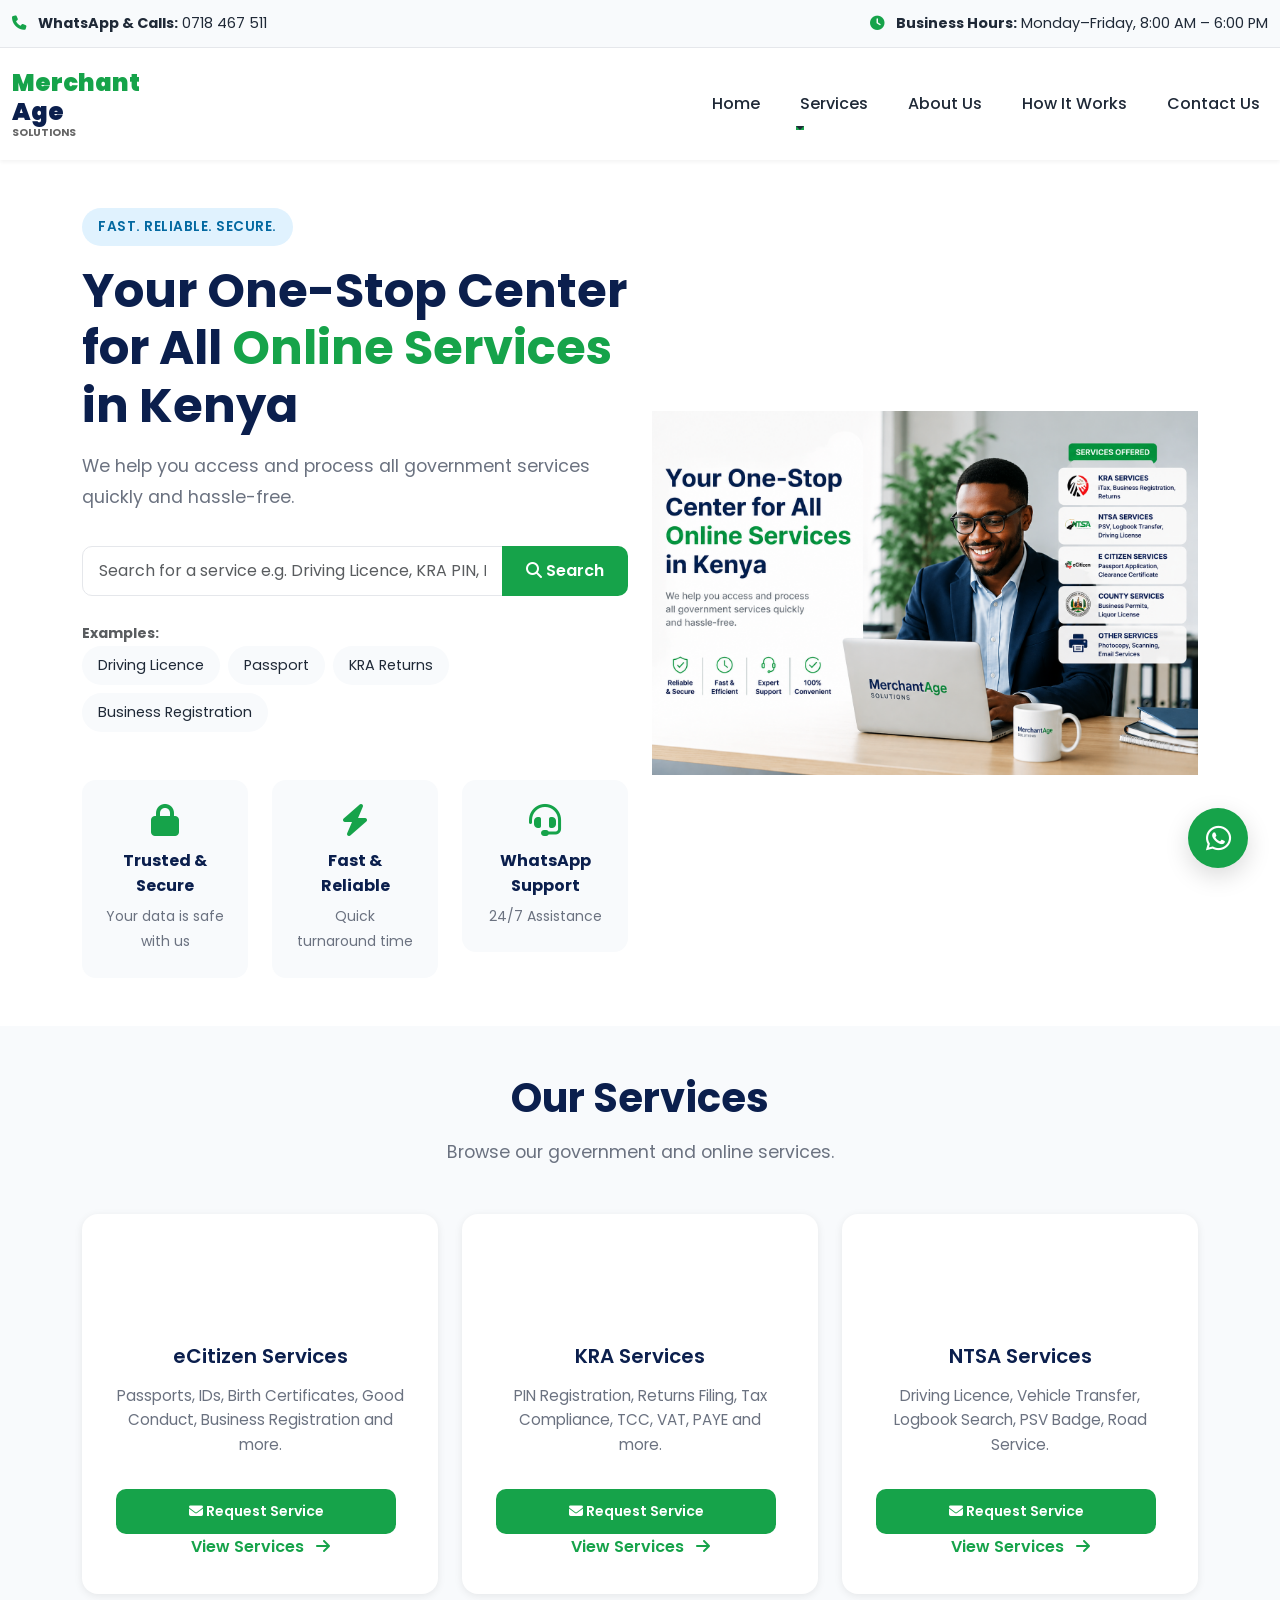
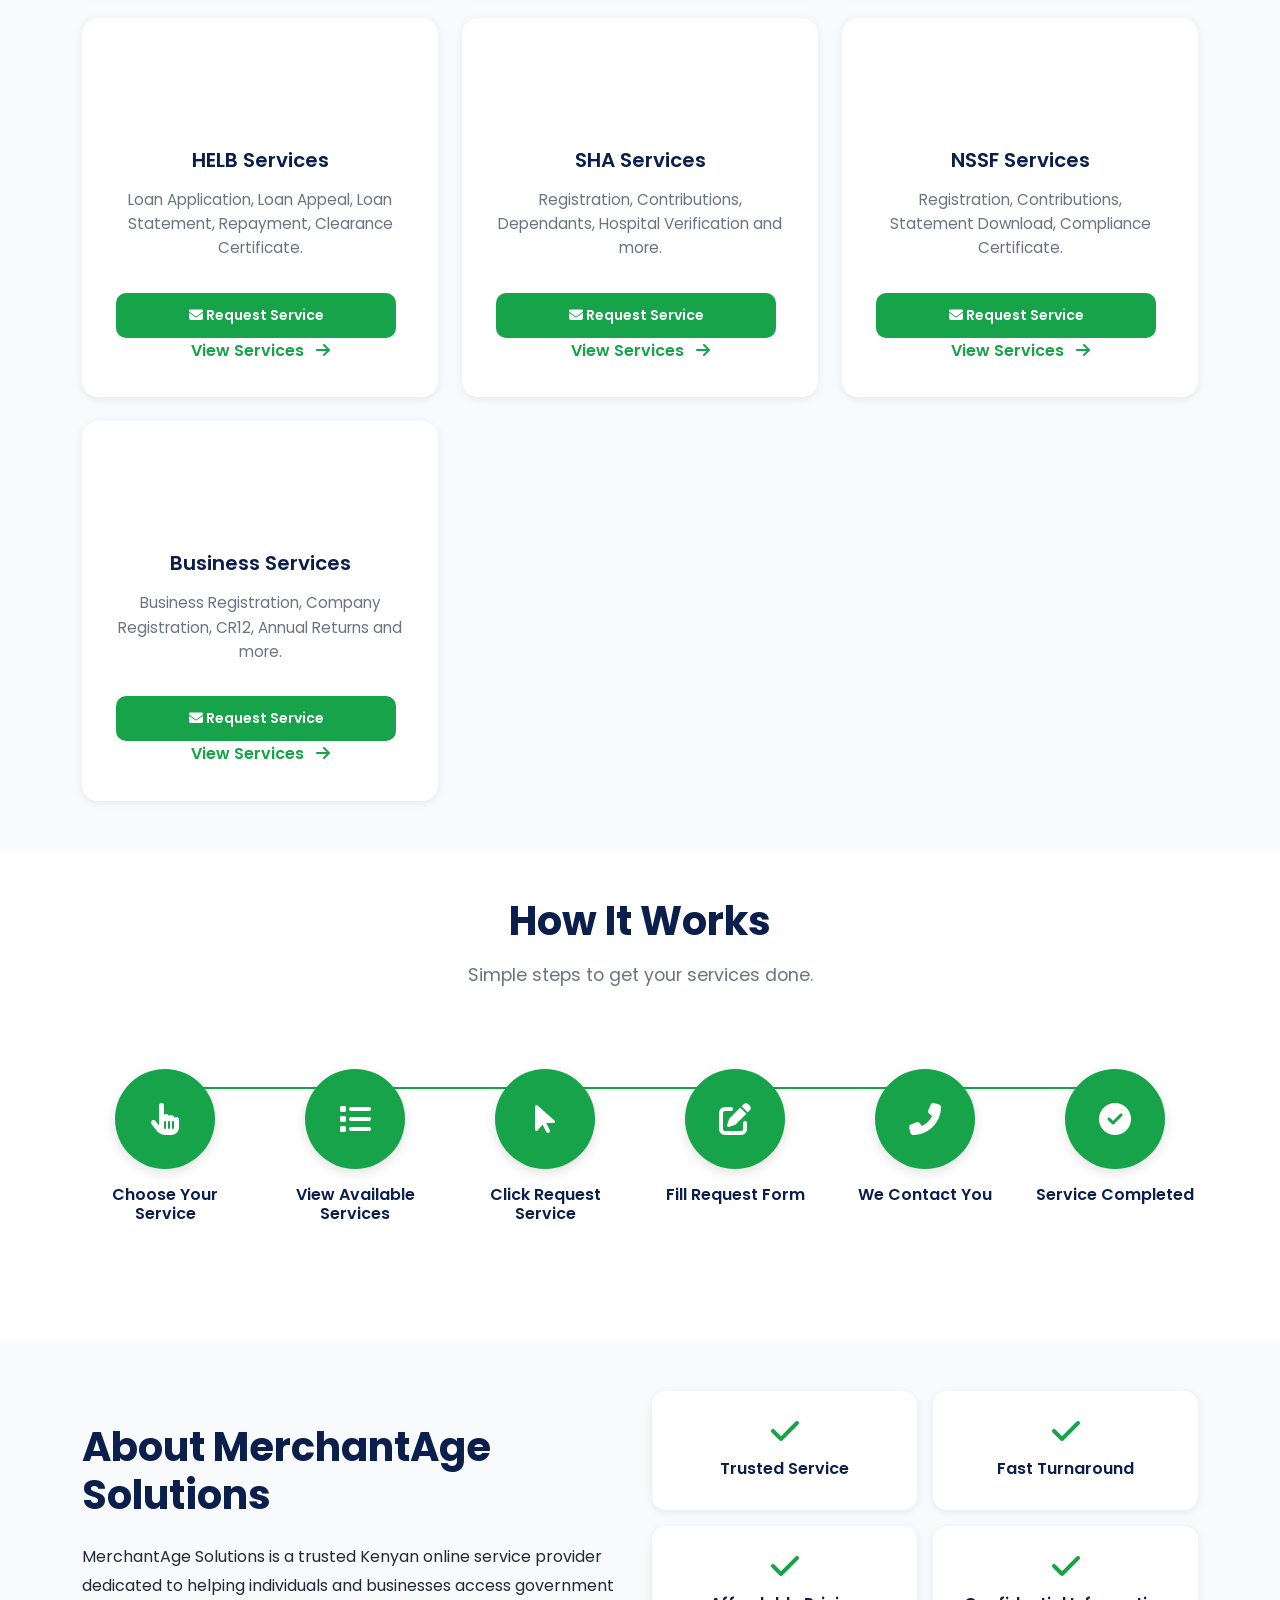
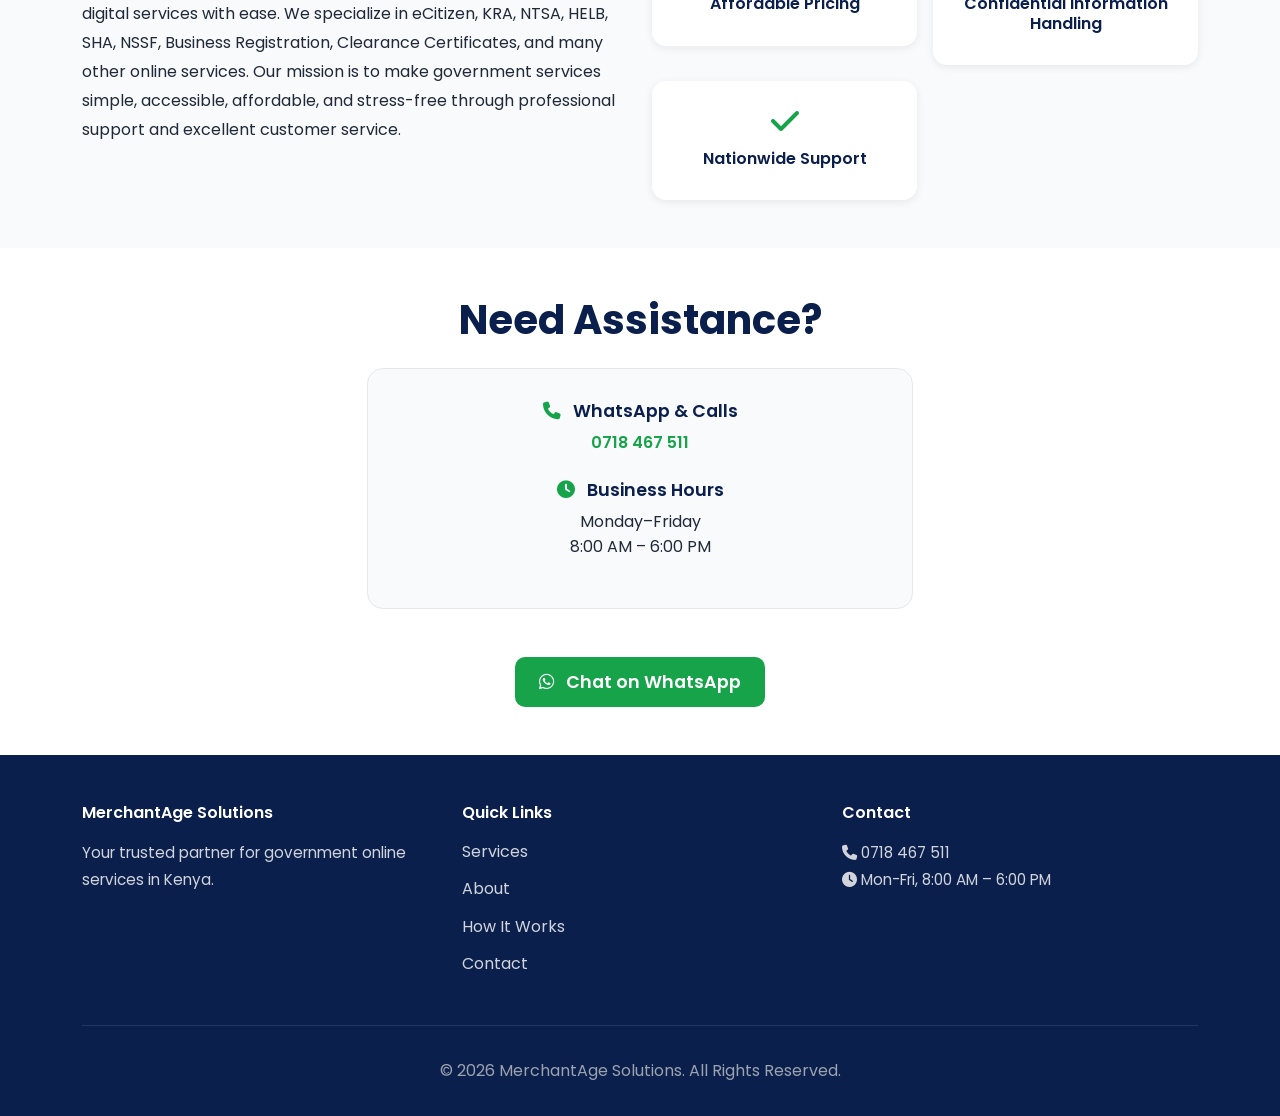
<file: index.html>
<!DOCTYPE html>
<html lang="en">
<head>
    <meta charset="UTF-8">
    <meta name="viewport" content="width=device-width, initial-scale=1.0">
    <title>MerchantAge Solutions - Online Government Services in Kenya</title>
    
    <!-- Bootstrap 5 CSS -->
    <link href="https://cdn.jsdelivr.net/npm/bootstrap@5.3.0/dist/css/bootstrap.min.css" rel="stylesheet">
    
    <!-- Font Awesome Icons -->
    <link rel="stylesheet" href="https://cdnjs.cloudflare.com/ajax/libs/font-awesome/6.4.0/css/all.min.css">
    
    <!-- Google Fonts - Poppins -->
    <link href="https://fonts.googleapis.com/css2?family=Poppins:wght@300;400;500;600;700&display=swap" rel="stylesheet">
    
    <!-- Custom CSS -->
    <link rel="stylesheet" href="assets/css/style.css">
</head>
<body>
    <!-- Header -->
    <header class="header sticky-top">
        <div class="header-top d-none d-md-block">
            <div class="container-fluid">
                <div class="row align-items-center small-text">
                    <div class="col-md-6">
                        <i class="fas fa-phone"></i> <strong>WhatsApp & Calls:</strong> 0718 467 511
                    </div>
                    <div class="col-md-6 text-end">
                        <i class="fas fa-clock"></i> <strong>Business Hours:</strong> Monday–Friday, 8:00 AM – 6:00 PM
                    </div>
                </div>
            </div>
        </div>

        <nav class="navbar navbar-expand-lg navbar-light">
            <div class="container-fluid">
                <a class="navbar-brand" href="index.html">
                    <strong style="color: #16A34A;">Merchant</strong><strong style="color: #0B1F4D;">Age</strong>
                    <small style="display: block; font-size: 0.65rem; color: #666;">SOLUTIONS</small>
                </a>
                <button class="navbar-toggler" type="button" data-bs-toggle="collapse" data-bs-target="#navbarNav">
                    <span class="navbar-toggler-icon"></span>
                </button>
                <div class="collapse navbar-collapse" id="navbarNav">
                    <ul class="navbar-nav ms-auto">
                        <li class="nav-item"><a class="nav-link" href="#home">Home</a></li>
                        <li class="nav-item dropdown">
                            <a class="nav-link dropdown-toggle" href="#services" id="servicesDropdown" role="button" data-bs-toggle="dropdown">
                                Services
                            </a>
                            <ul class="dropdown-menu" aria-labelledby="servicesDropdown">
                                <li><a class="dropdown-item" href="pages/ecitizen.html">eCitizen Services</a></li>
                                <li><a class="dropdown-item" href="pages/kra.html">KRA Services</a></li>
                                <li><a class="dropdown-item" href="pages/ntsa.html">NTSA Services</a></li>
                                <li><a class="dropdown-item" href="pages/helb.html">HELB Services</a></li>
                                <li><a class="dropdown-item" href="pages/sha.html">SHA Services</a></li>
                                <li><a class="dropdown-item" href="pages/nssf.html">NSSF Services</a></li>
                                <li><hr class="dropdown-divider"></li>
                                <li><a class="dropdown-item" href="pages/business.html">Business Services</a></li>
                            </ul>
                        </li>
                        <li class="nav-item"><a class="nav-link" href="#about">About Us</a></li>
                        <li class="nav-item"><a class="nav-link" href="#how-it-works">How It Works</a></li>
                        <li class="nav-item"><a class="nav-link" href="#contact">Contact Us</a></li>
                    </ul>
                </div>
            </div>
        </nav>
    </header>

    <!-- Hero Section -->
    <section id="home" class="hero-section py-5">
        <div class="container">
            <div class="row align-items-center">
                <div class="col-lg-6">
                    <span class="badge-text">FAST. RELIABLE. SECURE.</span>
                    <h1 class="hero-title">Your One-Stop Center for All <span class="text-success">Online Services</span> in Kenya</h1>
                    <p class="hero-subtitle">We help you access and process all government services quickly and hassle-free.</p>
                    
                    <!-- Search Bar -->
                    <div class="search-container mb-4">
                        <div class="input-group">
                            <input type="text" class="form-control search-input" id="serviceSearch" placeholder="Search for a service e.g. Driving Licence, KRA PIN, Passport...">
                            <button class="btn btn-success search-btn" type="button">
                                <i class="fas fa-search"></i> Search
                            </button>
                        </div>
                        <div id="searchResults" class="search-results"></div>
                    </div>

                    <!-- Search Examples -->
                    <div class="search-examples">
                        <small class="text-muted"><strong>Examples:</strong></small>
                        <div class="d-flex flex-wrap gap-2">
                            <span class="example-tag">Driving Licence</span>
                            <span class="example-tag">Passport</span>
                            <span class="example-tag">KRA Returns</span>
                            <span class="example-tag">Business Registration</span>
                        </div>
                    </div>

                    <!-- Trust Badges -->
                    <div class="row trust-badges mt-5">
                        <div class="col-md-4">
                            <div class="badge-item">
                                <i class="fas fa-lock"></i>
                                <strong>Trusted & Secure</strong>
                                <small>Your data is safe with us</small>
                            </div>
                        </div>
                        <div class="col-md-4">
                            <div class="badge-item">
                                <i class="fas fa-bolt"></i>
                                <strong>Fast & Reliable</strong>
                                <small>Quick turnaround time</small>
                            </div>
                        </div>
                        <div class="col-md-4">
                            <div class="badge-item">
                                <i class="fas fa-headset"></i>
                                <strong>WhatsApp Support</strong>
                                <small>24/7 Assistance</small>
                            </div>
                        </div>
                    </div>
                </div>

                <!-- Hero Image -->
                <div class="col-lg-6 d-none d-lg-block text-center">
                    <div class="hero-image">
                        <img src="assets/images/hero.png" alt="MerchantAge Solutions" class="img-fluid">
                    </div>
                </div>
            </div>
        </div>
    </section>

    <!-- Our Services Section -->
    <section id="services" class="services-section py-5">
        <div class="container">
            <div class="text-center mb-5">
                <h2 class="section-title">Our Services</h2>
                <p class="section-subtitle">Browse our government and online services.</p>
            </div>

            <div class="row g-4">
                <!-- eCitizen Services -->
                <div class="col-md-6 col-lg-4">
                    <div class="service-card">
                        <div class="service-icon">
                           
                        </div>
                        <h5 class="service-title">eCitizen Services</h5>
                        <p class="service-description">Passports, IDs, Birth Certificates, Good Conduct, Business Registration and more.</p>
                        <a href="pages/ecitizen.html" class="service-link">View Services <i class="fas fa-arrow-right"></i></a>
                    </div>
                </div>

                <!-- KRA Services -->
                <div class="col-md-6 col-lg-4">
                    <div class="service-card">
                        <div class="service-icon">
                            
                        </div>
                        <h5 class="service-title">KRA Services</h5>
                        <p class="service-description">PIN Registration, Returns Filing, Tax Compliance, TCC, VAT, PAYE and more.</p>
                        <a href="pages/kra.html" class="service-link">View Services <i class="fas fa-arrow-right"></i></a>
                    </div>
                </div>

                <!-- NTSA Services -->
                <div class="col-md-6 col-lg-4">
                    <div class="service-card">
                        <div class="service-icon">
                           
                        </div>
                        <h5 class="service-title">NTSA Services</h5>
                        <p class="service-description">Driving Licence, Vehicle Transfer, Logbook Search, PSV Badge, Road Service.</p>
                        <a href="pages/ntsa.html" class="service-link">View Services <i class="fas fa-arrow-right"></i></a>
                    </div>
                </div>

                <!-- HELB Services -->
                <div class="col-md-6 col-lg-4">
                    <div class="service-card">
                        <div class="service-icon">
                            
                        </div>
                        <h5 class="service-title">HELB Services</h5>
                        <p class="service-description">Loan Application, Loan Appeal, Loan Statement, Repayment, Clearance Certificate.</p>
                        <a href="pages/helb.html" class="service-link">View Services <i class="fas fa-arrow-right"></i></a>
                    </div>
                </div>

                <!-- SHA Services -->
                <div class="col-md-6 col-lg-4">
                    <div class="service-card">
                        <div class="service-icon">
                            
                        </div>
                        <h5 class="service-title">SHA Services</h5>
                        <p class="service-description">Registration, Contributions, Dependants, Hospital Verification and more.</p>
                        <a href="pages/sha.html" class="service-link">View Services <i class="fas fa-arrow-right"></i></a>
                    </div>
                </div>

                <!-- NSSF Services -->
                <div class="col-md-6 col-lg-4">
                    <div class="service-card">
                        <div class="service-icon">
                           
                        </div>
                        <h5 class="service-title">NSSF Services</h5>
                        <p class="service-description">Registration, Contributions, Statement Download, Compliance Certificate.</p>
                        <a href="pages/nssf.html" class="service-link">View Services <i class="fas fa-arrow-right"></i></a>
                    </div>
                </div>

                <!-- Business Services -->
                <div class="col-md-6 col-lg-4">
                    <div class="service-card">
                        <div class="service-icon">
                           
                        </div>
                        <h5 class="service-title">Business Services</h5>
                        <p class="service-description">Business Registration, Company Registration, CR12, Annual Returns and more.</p>
                        <a href="pages/business.html" class="service-link">View Services <i class="fas fa-arrow-right"></i></a>
                    </div>
                </div>
            </div>
        </div>
    </section>

    <!-- How It Works Section -->
    <section id="how-it-works" class="how-it-works py-5">
        <div class="container">
            <div class="text-center mb-5">
                <h2 class="section-title">How It Works</h2>
                <p class="section-subtitle">Simple steps to get your services done.</p>
            </div>

            <div class="steps-container">
                <div class="steps-line"></div>
                <div class="row text-center">
                    <div class="col-md-6 col-lg-2 step-item">
                        <div class="step-circle">
                            <i class="fas fa-hand-pointer"></i>
                        </div>
                        <h6 class="step-title">Choose Your Service</h6>
                    </div>
                    <div class="col-md-6 col-lg-2 step-item">
                        <div class="step-circle">
                            <i class="fas fa-list"></i>
                        </div>
                        <h6 class="step-title">View Available Services</h6>
                    </div>
                    <div class="col-md-6 col-lg-2 step-item">
                        <div class="step-circle">
                            <i class="fas fa-mouse-pointer"></i>
                        </div>
                        <h6 class="step-title">Click Request Service</h6>
                    </div>
                    <div class="col-md-6 col-lg-2 step-item">
                        <div class="step-circle">
                            <i class="fas fa-edit"></i>
                        </div>
                        <h6 class="step-title">Fill Request Form</h6>
                    </div>
                    <div class="col-md-6 col-lg-2 step-item">
                        <div class="step-circle">
                            <i class="fas fa-phone-alt"></i>
                        </div>
                        <h6 class="step-title">We Contact You</h6>
                    </div>
                    <div class="col-md-6 col-lg-2 step-item">
                        <div class="step-circle">
                            <i class="fas fa-check-circle"></i>
                        </div>
                        <h6 class="step-title">Service Completed</h6>
                    </div>
                </div>
            </div>
        </div>
    </section>

    <!-- About Us Section -->
    <section id="about" class="about-section py-5">
        <div class="container">
            <div class="row align-items-center">
                <div class="col-lg-6">
                    <h2 class="section-title mb-4">About MerchantAge Solutions</h2>
                    <p class="section-text mb-4">
                        MerchantAge Solutions is a trusted Kenyan online service provider dedicated to helping individuals and businesses access government digital services with ease. We specialize in eCitizen, KRA, NTSA, HELB, SHA, NSSF, Business Registration, Clearance Certificates, and many other online services. Our mission is to make government services simple, accessible, affordable, and stress-free through professional support and excellent customer service.
                    </p>
                </div>
                <div class="col-lg-6">
                    <div class="row g-3">
                        <div class="col-md-6">
                            <div class="feature-card">
                                <i class="fas fa-check"></i>
                                <h6>Trusted Service</h6>
                            </div>
                        </div>
                        <div class="col-md-6">
                            <div class="feature-card">
                                <i class="fas fa-check"></i>
                                <h6>Fast Turnaround</h6>
                            </div>
                        </div>
                        <div class="col-md-6">
                            <div class="feature-card">
                                <i class="fas fa-check"></i>
                                <h6>Affordable Pricing</h6>
                            </div>
                        </div>
                        <div class="col-md-6">
                            <div class="feature-card">
                                <i class="fas fa-check"></i>
                                <h6>Confidential Information Handling</h6>
                            </div>
                        </div>
                        <div class="col-md-6">
                            <div class="feature-card">
                                <i class="fas fa-check"></i>
                                <h6>Nationwide Support</h6>
                            </div>
                        </div>
                    </div>
                </div>
            </div>
        </div>
    </section>

    <!-- Contact Section -->
    <section id="contact" class="contact-section py-5">
        <div class="container text-center">
            <h2 class="section-title mb-4">Need Assistance?</h2>
            
            <div class="row justify-content-center mb-5">
                <div class="col-lg-6">
                    <div class="contact-info-box">
                        <div class="contact-item mb-4">
                            <h5 class="contact-label">
                                <i class="fas fa-phone"></i> WhatsApp & Calls
                            </h5>
                            <p class="contact-value"><a href="tel:0718467511">0718 467 511</a></p>
                        </div>
                        <div class="contact-item">
                            <h5 class="contact-label">
                                <i class="fas fa-clock"></i> Business Hours
                            </h5>
                            <p class="contact-value">Monday–Friday<br>8:00 AM – 6:00 PM</p>
                        </div>
                    </div>
                </div>
            </div>

            <a href="https://wa.me/254718467511" target="_blank" class="btn btn-success btn-lg btn-whatsapp">
                <i class="fab fa-whatsapp"></i> Chat on WhatsApp
            </a>
        </div>
    </section>

    <!-- Request Service Modal -->
    <div class="modal fade" id="requestServiceModal" tabindex="-1">
        <div class="modal-dialog modal-dialog-centered">
            <div class="modal-content">
                <div class="modal-header">
                    <h5 class="modal-title">Request Service</h5>
                    <button type="button" class="btn-close" data-bs-dismiss="modal"></button>
                </div>
                <div class="modal-body">
                    <form id="requestServiceForm">
                        <input type="hidden" id="selectedService" value="">
                        
                        <div class="mb-3">
                            <label class="form-label">Selected Service</label>
                            <input type="text" class="form-control" id="selectedServiceDisplay" disabled>
                        </div>

                        <div class="mb-3">
                            <label for="fullName" class="form-label">Full Name</label>
                            <input type="text" class="form-control" id="fullName" required>
                        </div>

                        <div class="mb-3">
                            <label for="phone" class="form-label">Phone Number</label>
                            <input type="tel" class="form-control" id="phone" required>
                        </div>

                        <div class="mb-3">
                            <label for="county" class="form-label">County</label>
                            <select class="form-select" id="county" required>
                                <option value="">Select County...</option>
                                <option value="Nairobi">Nairobi</option>
                                <option value="Mombasa">Mombasa</option>
                                <option value="Kisumu">Kisumu</option>
                                <option value="Nakuru">Nakuru</option>
                                <option value="Kiambu">Kiambu</option>
                                <option value="Kajiado">Kajiado</option>
                                <option value="Other">Other Counties</option>
                            </select>
                        </div>

                        <div class="mb-3">
                            <label for="contactMethod" class="form-label">Preferred Contact Method</label>
                            <select class="form-select" id="contactMethod" required>
                                <option value="">Select Method...</option>
                                <option value="WhatsApp">WhatsApp</option>
                                <option value="Phone Call">Phone Call</option>
                            </select>
                        </div>

                        <div class="mb-3">
                            <label for="description" class="form-label">Description (Optional)</label>
                            <textarea class="form-control" id="description" rows="3" placeholder="Any additional information..."></textarea>
                        </div>

                        <div class="mb-3">
                            <label for="documents" class="form-label">Upload Documents (Optional)</label>
                            <input type="file" class="form-control" id="documents" multiple>
                            <small class="text-muted">Max 5MB per file</small>
                        </div>

                        <button type="submit" class="btn btn-success w-100">Submit Request</button>
                    </form>
                </div>
            </div>
        </div>
    </div>

    <!-- Success Modal -->
    <div class="modal fade" id="successModal" tabindex="-1">
        <div class="modal-dialog modal-dialog-centered">
            <div class="modal-content text-center">
                <div class="modal-body p-5">
                    <div class="success-icon mb-4">
                        <i class="fas fa-check-circle"></i>
                    </div>
                    <h4 class="mb-3">Thank you!</h4>
                    <p class="mb-2">Your request has been received successfully.</p>
                    <p class="text-muted">We will contact you shortly via WhatsApp.</p>
                </div>
                <div class="modal-footer justify-content-center border-0">
                    <button type="button" class="btn btn-success" data-bs-dismiss="modal">Close</button>
                </div>
            </div>
        </div>
    </div>

    <!-- Floating WhatsApp Button -->
    <a href="https://wa.me/254718467511" target="_blank" class="floating-whatsapp" id="floatingWhatsApp" title="Chat with us on WhatsApp">
        <i class="fab fa-whatsapp"></i>
    </a>

    <!-- Footer -->
    <footer class="footer">
        <div class="container">
            <div class="row mb-4">
                <div class="col-md-4 mb-4 mb-md-0">
                    <h6 class="footer-title">MerchantAge Solutions</h6>
                    <p class="footer-text">Your trusted partner for government online services in Kenya.</p>
                </div>
                <div class="col-md-4 mb-4 mb-md-0">
                    <h6 class="footer-title">Quick Links</h6>
                    <ul class="footer-links">
                        <li><a href="#services">Services</a></li>
                        <li><a href="#about">About</a></li>
                        <li><a href="#how-it-works">How It Works</a></li>
                        <li><a href="#contact">Contact</a></li>
                    </ul>
                </div>
                <div class="col-md-4">
                    <h6 class="footer-title">Contact</h6>
                    <p class="footer-text">
                        <i class="fas fa-phone"></i> 0718 467 511<br>
                        <i class="fas fa-clock"></i> Mon-Fri, 8:00 AM – 6:00 PM
                    </p>
                </div>
            </div>
            <div class="footer-bottom text-center">
                <p>&copy; 2026 MerchantAge Solutions. All Rights Reserved.</p>
            </div>
        </div>
    </footer>

    <!-- Bootstrap 5 JS -->
    <script src="https://cdn.jsdelivr.net/npm/bootstrap@5.3.0/dist/js/bootstrap.bundle.min.js"></script>
    
    <!-- Custom JS -->
    <script src="assets/js/main.js"></script>
</body>
</html>
</file>
<file: assets/css/style.css>
/* ============================================
   GLOBAL STYLES & VARIABLES
   ============================================ */

:root {
    --navy-blue: #0B1F4D;
    --emerald-green: #16A34A;
    --light-gray: #F8FAFC;
    --text-dark: #1F2937;
    --text-muted: #6B7280;
    --border-color: #E5E7EB;
    --shadow-sm: 0 2px 8px rgba(0, 0, 0, 0.08);
    --shadow-md: 0 4px 12px rgba(0, 0, 0, 0.12);
    --shadow-lg: 0 8px 24px rgba(0, 0, 0, 0.15);
}

* {
    margin: 0;
    padding: 0;
    box-sizing: border-box;
}

html {
    scroll-behavior: smooth;
}

body {
    font-family: 'Poppins', sans-serif;
    color: var(--text-dark);
    background-color: #FFFFFF;
    line-height: 1.6;
}

/* ============================================
   TYPOGRAPHY
   ============================================ */

h1, h2, h3, h4, h5, h6 {
    font-weight: 600;
    color: var(--navy-blue);
}

.section-title {
    font-size: 2.5rem;
    font-weight: 700;
    margin-bottom: 1rem;
}

.section-subtitle {
    font-size: 1.1rem;
    color: var(--text-muted);
    margin-bottom: 2rem;
}

.section-text {
    font-size: 1rem;
    color: var(--text-dark);
    line-height: 1.8;
}

/* ============================================
   HEADER & NAVIGATION
   ============================================ */

.header {
    background-color: #FFFFFF;
    box-shadow: 0 2px 4px rgba(0, 0, 0, 0.05);
    z-index: 1000;
}

.header-top {
    background-color: var(--light-gray);
    padding: 0.75rem 0;
    border-bottom: 1px solid var(--border-color);
    font-size: 0.9rem;
    color: var(--text-dark);
}

.header-top i {
    color: var(--emerald-green);
    margin-right: 0.5rem;
}

.navbar {
    padding: 1rem 0;
}

.navbar-brand {
    font-size: 1.5rem;
    font-weight: 700;
    display: flex;
    flex-direction: column;
    line-height: 1.2;
}

.nav-link {
    color: var(--text-dark) !important;
    font-weight: 500;
    margin-left: 1.5rem;
    position: relative;
    transition: color 0.3s ease;
}

.nav-link:hover {
    color: var(--emerald-green) !important;
}

.nav-link::after {
    content: '';
    position: absolute;
    bottom: -5px;
    left: 0;
    width: 0;
    height: 2px;
    background-color: var(--emerald-green);
    transition: width 0.3s ease;
}

.nav-link:hover::after {
    width: 100%;
}

.dropdown-menu {
    border: 1px solid var(--border-color);
    box-shadow: var(--shadow-md);
    border-radius: 12px;
    padding: 0.75rem 0;
}

.dropdown-item {
    padding: 0.75rem 1.5rem;
    color: var(--text-dark);
    transition: all 0.3s ease;
}

.dropdown-item:hover {
    background-color: var(--light-gray);
    color: var(--emerald-green);
}

/* ============================================
   HERO SECTION
   ============================================ */

.hero-section {
    background-color: #FFFFFF;
    padding: 60px 0;
}

.badge-text {
    display: inline-block;
    background-color: #E0F2FE;
    color: #0369A1;
    padding: 0.5rem 1rem;
    border-radius: 50px;
    font-size: 0.85rem;
    font-weight: 600;
    letter-spacing: 0.5px;
    margin-bottom: 1rem;
}

.hero-title {
    font-size: 3rem;
    font-weight: 700;
    line-height: 1.2;
    margin-bottom: 1rem;
    color: var(--navy-blue);
}

.hero-title .text-success {
    color: var(--emerald-green);
}

.hero-subtitle {
    font-size: 1.1rem;
    color: var(--text-muted);
    margin-bottom: 2rem;
    line-height: 1.8;
}

/* Search Bar */
.search-container {
    margin: 2rem 0;
}

.search-input {
    padding: 1rem;
    border: 1px solid var(--border-color);
    border-radius: 12px 0 0 12px;
    font-size: 1rem;
    transition: border-color 0.3s ease;
}

.search-input:focus {
    border-color: var(--emerald-green);
    box-shadow: 0 0 0 3px rgba(22, 163, 74, 0.1);
}

.search-btn {
    padding: 1rem 2rem;
    border-radius: 0 12px 12px 0;
    background-color: var(--emerald-green);
    border: none;
    font-weight: 600;
    transition: all 0.3s ease;
}

.search-btn:hover {
    background-color: #15803D;
    transform: translateY(-2px);
    box-shadow: var(--shadow-md);
}

/* Search Results */
.search-results {
    position: absolute;
    top: 100%;
    left: 0;
    right: 0;
    background-color: #FFFFFF;
    border: 1px solid var(--border-color);
    border-radius: 0 0 12px 12px;
    max-height: 300px;
    overflow-y: auto;
    display: none;
    z-index: 100;
    box-shadow: var(--shadow-md);
}

.search-results.active {
    display: block;
}

.search-result-item {
    padding: 0.75rem 1rem;
    border-bottom: 1px solid var(--border-color);
    cursor: pointer;
    transition: all 0.3s ease;
}

.search-result-item:hover {
    background-color: var(--light-gray);
    color: var(--emerald-green);
}

.search-result-item:last-child {
    border-bottom: none;
}

/* Search Examples */
.search-examples {
    margin-top: 1.5rem;
}

.example-tag {
    display: inline-block;
    background-color: var(--light-gray);
    padding: 0.5rem 1rem;
    border-radius: 20px;
    font-size: 0.9rem;
    cursor: pointer;
    transition: all 0.3s ease;
}

.example-tag:hover {
    background-color: #E0E7FF;
    color: var(--emerald-green);
}

/* Trust Badges */
.trust-badges {
    margin-top: 3rem;
}

.badge-item {
    text-align: center;
    padding: 1.5rem;
    background-color: var(--light-gray);
    border-radius: 14px;
    transition: all 0.3s ease;
}

.badge-item:hover {
    transform: translateY(-5px);
    box-shadow: var(--shadow-md);
}

.badge-item i {
    font-size: 2rem;
    color: var(--emerald-green);
    margin-bottom: 0.75rem;
    display: block;
}

.badge-item strong {
    display: block;
    color: var(--navy-blue);
    margin-bottom: 0.25rem;
}

.badge-item small {
    color: var(--text-muted);
}

/* Hero Image */
.hero-image {
    animation: floatImage 3s ease-in-out infinite;
}

@keyframes floatImage {
    0%, 100% {
        transform: translateY(0px);
    }
    50% {
        transform: translateY(-20px);
    }
}

/* ============================================
   SERVICES SECTION
   ============================================ */

.services-section {
    background-color: var(--light-gray);
    padding: 80px 0;
}

.service-card {
    background-color: #FFFFFF;
    border-radius: 16px;
    padding: 2rem;
    text-align: center;
    transition: all 0.3s cubic-bezier(0.4, 0, 0.2, 1);
    border: 2px solid transparent;
    box-shadow: var(--shadow-sm);
    cursor: pointer;
    height: 100%;
    display: flex;
    flex-direction: column;
}

.service-card:hover {
    transform: translateY(-8px);
    box-shadow: var(--shadow-lg);
    border-color: var(--emerald-green);
}

.service-icon {
    font-size: 3rem;
    color: var(--emerald-green);
    margin-bottom: 1rem;
    transition: all 0.3s ease;
    display: flex;
    align-items: center;
    justify-content: center;
    min-height: 80px;
}

.service-logo {
    max-width: 80px;
    max-height: 80px;
    width: 100%;
    height: auto;
    object-fit: contain;
}

.service-card:hover .service-icon {
    transform: scale(1.1);
}

.service-title {
    color: var(--navy-blue);
    margin-bottom: 1rem;
    font-weight: 600;
    font-size: 1.25rem;
}

.service-description {
    color: var(--text-muted);
    font-size: 0.95rem;
    line-height: 1.6;
    margin-bottom: 1.5rem;
    flex-grow: 1;
}

.service-link {
    color: var(--emerald-green);
    text-decoration: none;
    font-weight: 600;
    transition: all 0.3s ease;
    display: inline-block;
}

.service-link:hover {
    color: #15803D;
    transform: translateX(5px);
}

.service-link i {
    margin-left: 0.5rem;
}

/* ============================================
   HOW IT WORKS SECTION
   ============================================ */

.how-it-works {
    background-color: #FFFFFF;
    padding: 80px 0;
    position: relative;
}

.steps-container {
    position: relative;
    padding: 2rem 0;
}

.steps-line {
    position: absolute;
    top: 50px;
    left: 5%;
    right: 5%;
    height: 2px;
    background: linear-gradient(to right, var(--emerald-green) 0%, var(--emerald-green) 100%);
    z-index: 1;
}

.step-item {
    margin-bottom: 2rem;
    animation: fadeInUp 0.6s ease-out;
}

@keyframes fadeInUp {
    from {
        opacity: 0;
        transform: translateY(20px);
    }
    to {
        opacity: 1;
        transform: translateY(0);
    }
}

.step-circle {
    width: 100px;
    height: 100px;
    background-color: var(--emerald-green);
    border-radius: 50%;
    display: flex;
    align-items: center;
    justify-content: center;
    font-size: 2rem;
    color: #FFFFFF;
    margin: 0 auto 1rem;
    position: relative;
    z-index: 2;
    box-shadow: var(--shadow-md);
    transition: all 0.3s ease;
}

.step-item:hover .step-circle {
    transform: scale(1.1);
    background-color: #15803D;
    box-shadow: var(--shadow-lg);
}

.step-title {
    color: var(--navy-blue);
    font-weight: 600;
    margin-top: 1rem;
}

/* ============================================
   ABOUT SECTION
   ============================================ */

.about-section {
    background-color: var(--light-gray);
    padding: 80px 0;
}

.feature-card {
    background-color: #FFFFFF;
    padding: 1.5rem;
    border-radius: 14px;
    text-align: center;
    transition: all 0.3s ease;
    box-shadow: var(--shadow-sm);
}

.feature-card:hover {
    transform: translateY(-5px);
    box-shadow: var(--shadow-md);
    border: 1px solid var(--emerald-green);
}

.feature-card i {
    font-size: 2rem;
    color: var(--emerald-green);
    margin-bottom: 0.75rem;
    display: block;
}

.feature-card h6 {
    color: var(--navy-blue);
    font-weight: 600;
    font-size: 1rem;
}

/* ============================================
   CONTACT SECTION
   ============================================ */

.contact-section {
    background-color: #FFFFFF;
    padding: 80px 0;
}

.contact-info-box {
    background-color: var(--light-gray);
    padding: 2rem;
    border-radius: 16px;
    border: 1px solid var(--border-color);
}

.contact-item {
    text-align: center;
}

.contact-label {
    color: var(--navy-blue);
    font-weight: 600;
    font-size: 1.1rem;
    margin-bottom: 0.5rem;
}

.contact-label i {
    color: var(--emerald-green);
    margin-right: 0.5rem;
}

.contact-value {
    color: var(--text-dark);
    font-size: 1rem;
}

.contact-value a {
    color: var(--emerald-green);
    text-decoration: none;
    font-weight: 600;
    transition: color 0.3s ease;
}

.contact-value a:hover {
    color: #15803D;
}

.btn-whatsapp {
    padding: 1rem 2.5rem;
    font-size: 1.1rem;
    font-weight: 600;
    border-radius: 12px;
    transition: all 0.3s ease;
}

.btn-whatsapp:hover {
    transform: translateY(-3px);
    box-shadow: var(--shadow-lg);
    background-color: #15803D;
}

.btn-whatsapp i {
    margin-right: 0.5rem;
}

/* ============================================
   MODALS
   ============================================ */

.modal-content {
    border: none;
    border-radius: 16px;
    box-shadow: var(--shadow-lg);
}

.modal-header {
    border-bottom: 1px solid var(--border-color);
    padding: 1.5rem;
}

.modal-title {
    color: var(--navy-blue);
    font-weight: 600;
}

.modal-body {
    padding: 2rem;
}

.form-label {
    color: var(--navy-blue);
    font-weight: 600;
    margin-bottom: 0.5rem;
}

.form-control,
.form-select {
    border: 1px solid var(--border-color);
    border-radius: 10px;
    padding: 0.75rem 1rem;
    font-size: 1rem;
    transition: all 0.3s ease;
}

.form-control:focus,
.form-select:focus {
    border-color: var(--emerald-green);
    box-shadow: 0 0 0 3px rgba(22, 163, 74, 0.1);
}

.btn-success {
    background-color: var(--emerald-green);
    border: none;
    font-weight: 600;
    border-radius: 10px;
    padding: 0.75rem 1.5rem;
    transition: all 0.3s ease;
}

.btn-success:hover {
    background-color: #15803D;
    transform: translateY(-2px);
}

/* Success Modal */
.success-icon {
    font-size: 4rem;
    color: var(--emerald-green);
    animation: successPulse 0.6s ease-out;
}

@keyframes successPulse {
    0% {
        transform: scale(0);
        opacity: 0;
    }
    50% {
        transform: scale(1.1);
    }
    100% {
        transform: scale(1);
        opacity: 1;
    }
}

/* ============================================
   FLOATING WHATSAPP BUTTON
   ============================================ */

.floating-whatsapp {
    position: fixed;
    bottom: 2rem;
    right: 2rem;
    width: 60px;
    height: 60px;
    background-color: var(--emerald-green);
    border-radius: 50%;
    display: flex;
    align-items: center;
    justify-content: center;
    font-size: 1.8rem;
    color: #FFFFFF;
    text-decoration: none;
    box-shadow: var(--shadow-lg);
    transition: all 0.3s ease;
    z-index: 999;
    animation: bounce 2s infinite;
}

.floating-whatsapp:hover {
    transform: scale(1.1);
    box-shadow: 0 8px 30px rgba(22, 163, 74, 0.4);
    animation: none;
}

@keyframes bounce {
    0%, 100% {
        transform: translateY(0);
    }
    50% {
        transform: translateY(-10px);
    }
}

/* ============================================
   FOOTER
   ============================================ */

.footer {
    background-color: var(--navy-blue);
    color: #FFFFFF;
    padding: 3rem 0 1rem;
}

.footer-title {
    color: #FFFFFF;
    font-weight: 600;
    margin-bottom: 1rem;
}

.footer-text {
    color: #D1D5DB;
    font-size: 0.95rem;
    line-height: 1.8;
}

.footer-links {
    list-style: none;
    padding: 0;
}

.footer-links li {
    margin-bottom: 0.75rem;
}

.footer-links a {
    color: #D1D5DB;
    text-decoration: none;
    transition: color 0.3s ease;
}

.footer-links a:hover {
    color: var(--emerald-green);
}

.footer-bottom {
    border-top: 1px solid rgba(255, 255, 255, 0.1);
    padding-top: 2rem;
    margin-top: 2rem;
    color: #9CA3AF;
}

/* ============================================
   RESPONSIVE DESIGN
   ============================================ */

@media (max-width: 768px) {
    .hero-title {
        font-size: 2rem;
    }

    .section-title {
        font-size: 2rem;
    }

    .nav-link {
        margin-left: 0;
        padding: 0.5rem 0;
    }

    .steps-line {
        top: auto;
        left: 30px;
        right: auto;
        width: 2px;
        height: 100%;
    }

    .step-circle {
        width: 80px;
        height: 80px;
        font-size: 1.5rem;
    }

    .search-input {
        border-radius: 12px;
        margin-bottom: 0.5rem;
    }

    .search-btn {
        border-radius: 12px;
        width: 100%;
        margin-top: 0.5rem;
    }

    .contact-info-box {
        padding: 1.5rem;
    }

    .floating-whatsapp {
        bottom: 1rem;
        right: 1rem;
        width: 50px;
        height: 50px;
        font-size: 1.5rem;
    }

    .header-top {
        font-size: 0.8rem;
    }

    .navbar {
        padding: 0.75rem 0;
    }
}

@media (max-width: 576px) {
    .hero-title {
        font-size: 1.75rem;
    }

    .hero-subtitle {
        font-size: 1rem;
    }

    .section-title {
        font-size: 1.75rem;
    }

    .badge-item {
        padding: 1rem;
    }

    .badge-item i {
        font-size: 1.5rem;
    }

    .service-card {
        padding: 1.5rem;
    }

    .step-circle {
        width: 70px;
        height: 70px;
        font-size: 1.25rem;
    }

    .step-title {
        font-size: 0.9rem;
    }

    .feature-card {
        padding: 1rem;
    }

    .feature-card i {
        font-size: 1.5rem;
    }

    .feature-card h6 {
        font-size: 0.9rem;
    }

    .footer {
        padding: 2rem 0 1rem;
    }

    .floating-whatsapp {
        bottom: 1rem;
        right: 1rem;
        width: 45px;
        height: 45px;
        font-size: 1.3rem;
    }
}

/* ============================================
   UTILITY CLASSES
   ============================================ */

.text-success {
    color: var(--emerald-green) !important;
}

.btn-success {
    background-color: var(--emerald-green);
    border-color: var(--emerald-green);
}

.btn-success:hover {
    background-color: #15803D;
    border-color: #15803D;
}

.small-text {
    font-size: 0.9rem;
}

/* ============================================
   ANIMATIONS
   ============================================ */

.fade-in {
    animation: fadeIn 0.6s ease-in;
}

@keyframes fadeIn {
    from {
        opacity: 0;
    }
    to {
        opacity: 1;
    }
}

.slide-in {
    animation: slideIn 0.6s ease-out;
}

@keyframes slideIn {
    from {
        opacity: 0;
        transform: translateX(-20px);
    }
    to {
        opacity: 1;
        transform: translateX(0);
    }
}
</file>
